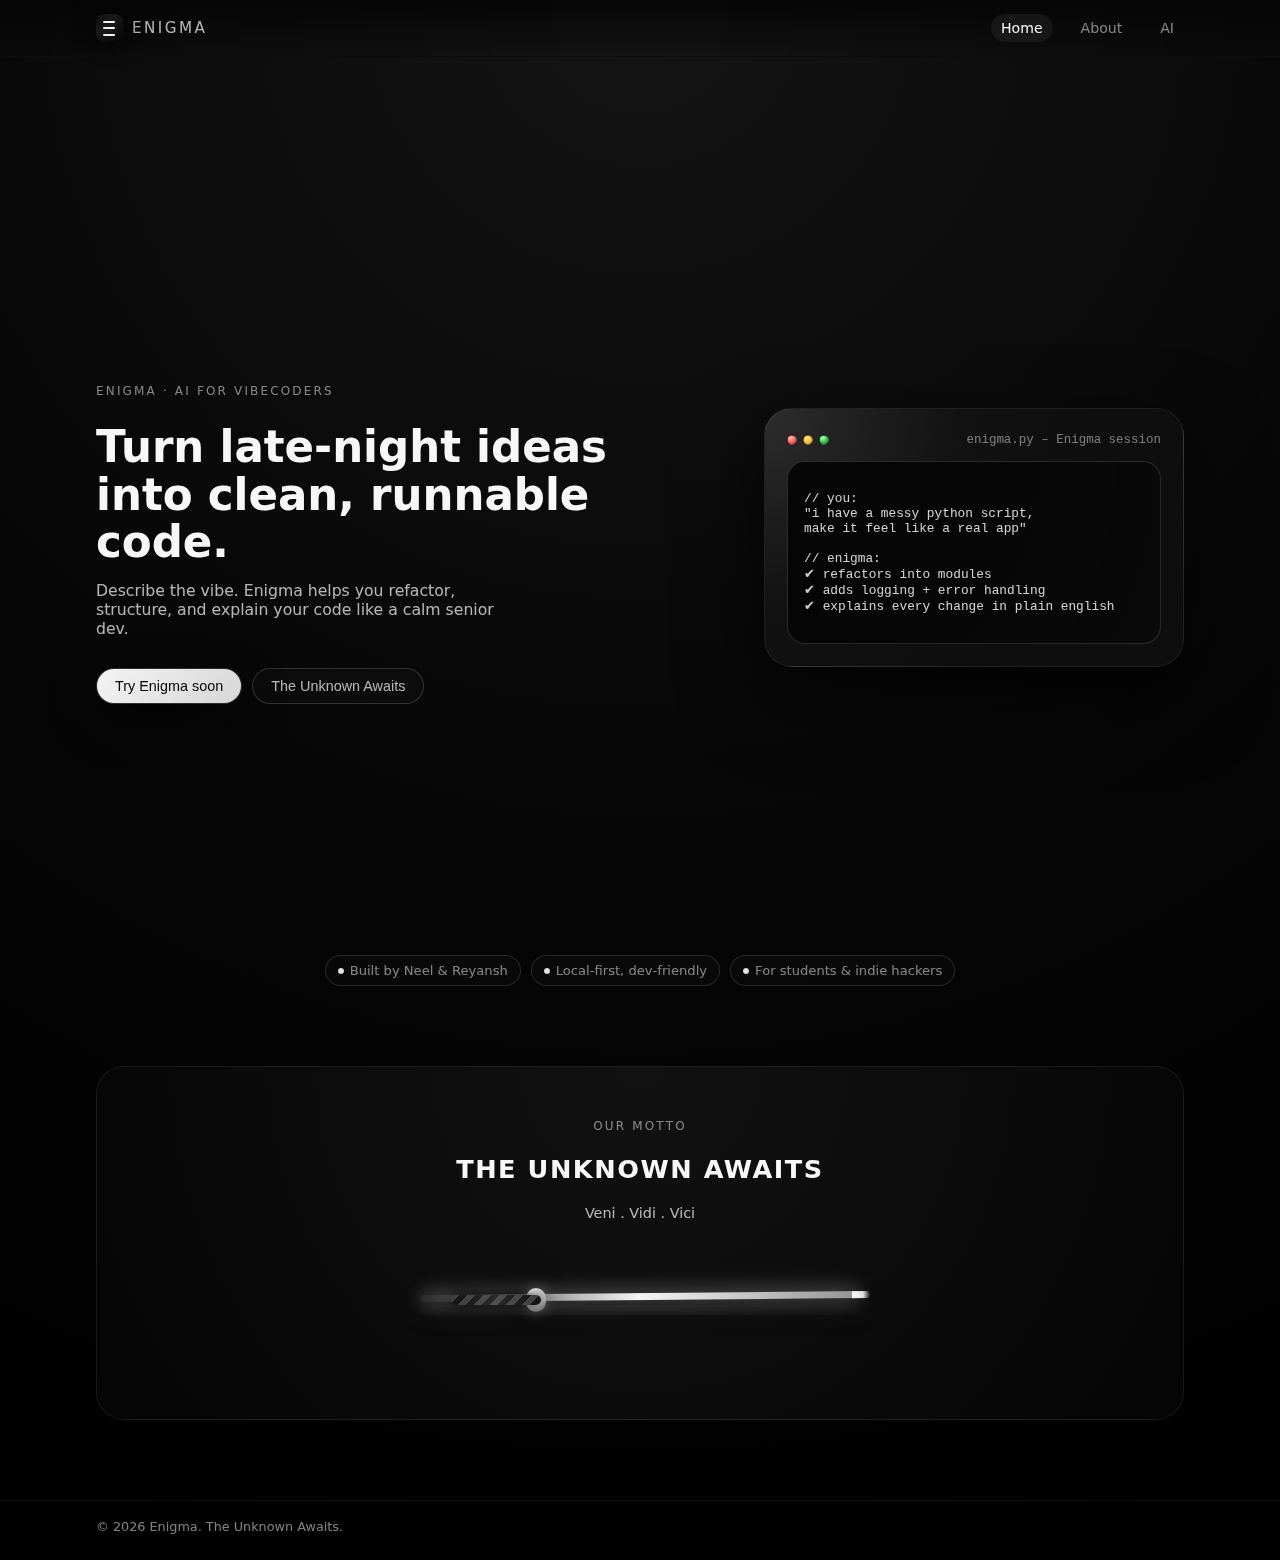
<file: index.html>
<!DOCTYPE html>
<html lang="en">
<head>
  <meta charset="UTF-8" />
  <title>Enigma – The Unknown Awaits</title>
  <meta name="viewport" content="width=device-width, initial-scale=1" />
  <link rel="stylesheet" href="style.css" />
</head>
<body>
  <!-- NAV -->
  <header class="nav">
    <div class="nav-inner">
      <a href="index.html" class="nav-logo">
        <span class="logo-mark logo-mark-four">
          <span class="e-bar e-bar-1"></span>
          <span class="e-bar e-bar-2"></span>
          <span class="e-bar e-bar-3"></span>
        </span>
        <span class="logo-text">Enigma</span>
      </a>
      <nav class="nav-links">
        <a href="index.html" class="is-active">Home</a>
        <a href="about.html">About</a>
        <a href="#">AI</a>
      </nav>
    </div>
  </header>

  <!-- MAIN -->
  <main class="shell">
    <!-- HERO · text left, iOS glass code box right -->
    <section class="hero">
      <div class="hero-inner hero-two-col">
        <!-- LEFT: copy + buttons -->
        <div class="hero-left">
          <p class="eyebrow">Enigma · AI for vibecoders</p>
          <h1>Turn late‑night ideas into clean, runnable code.</h1>
          <p class="hero-sub hero-sub-large">
            Describe the vibe. Enigma helps you refactor, structure, and explain
            your code like a calm senior dev.
          </p>
          <div class="hero-actions">
            <button class="btn primary">Try Enigma soon</button>
            <button class="btn ghost">The Unknown Awaits</button>
          </div>
        </div>

        <!-- RIGHT: iOS-style glass code box -->
        <div class="hero-right">
          <div class="hero-card hero-card-code">
            <div class="hero-header-row">
              <div class="traffic-lights">
                <span class="traffic-dot traffic-dot-red"></span>
                <span class="traffic-dot traffic-dot-amber"></span>
                <span class="traffic-dot traffic-dot-green"></span>
              </div>
              <span class="hero-file">enigma.py – Enigma session</span>
            </div>

            <pre class="code-shell"><code>
// you:
"i have a messy python script,
make it feel like a real app"

// enigma:
✔ refactors into modules
✔ adds logging + error handling
✔ explains every change in plain english
            </code></pre>
          </div>
        </div>
      </div>
    </section>

    <!-- Minimal meta row -->
    <section class="meta-row">
      <div class="meta-pill">
        <span class="dot"></span>
        Built by Neel &amp; Reyansh
      </div>
      <div class="meta-pill">
        <span class="dot"></span>
        Local‑first, dev‑friendly
      </div>
      <div class="meta-pill">
        <span class="dot"></span>
        For students &amp; indie hackers
      </div>
    </section>

    <!-- Katana + pink sakura petals -->
    <section class="section-katana">
      <div class="katana-shell">
        <div class="katana-content">
          <p class="eyebrow">Our Motto</p>
          <h2 class="katana-title">The Unknown Awaits</h2>
          <p class="katana-sub">
            Veni . Vidi . Vici
          </p>
        </div>

        <!-- More realistic katana -->
        <div class="katana-wrap katana-wrap-real">
          <div class="katana-scabbard"></div>
          <div class="katana-blade-real"></div>
          <div class="katana-guard-real"></div>
          <div class="katana-hilt-real"></div>
          <div class="katana-handle-wrap"></div>
        </div>

        <!-- Sakura-style petals (only pink on site) -->
        <div class="petal-field">
          <div class="petal petal-1"></div>
          <div class="petal petal-2"></div>
          <div class="petal petal-3"></div>
          <div class="petal petal-4"></div>
          <div class="petal petal-5"></div>
          <div class="petal petal-6"></div>
        </div>
      </div>
    </section>
  </main>

  <!-- FOOTER -->
  <footer class="footer">
    <div class="footer-inner">
      <span>© <span id="year"></span> Enigma. The Unknown Awaits.</span>
    </div>
  </footer>

  <script>
    const y = document.getElementById("year");
    if (y) y.textContent = new Date().getFullYear();
  </script>
</body>
</html>
</file>
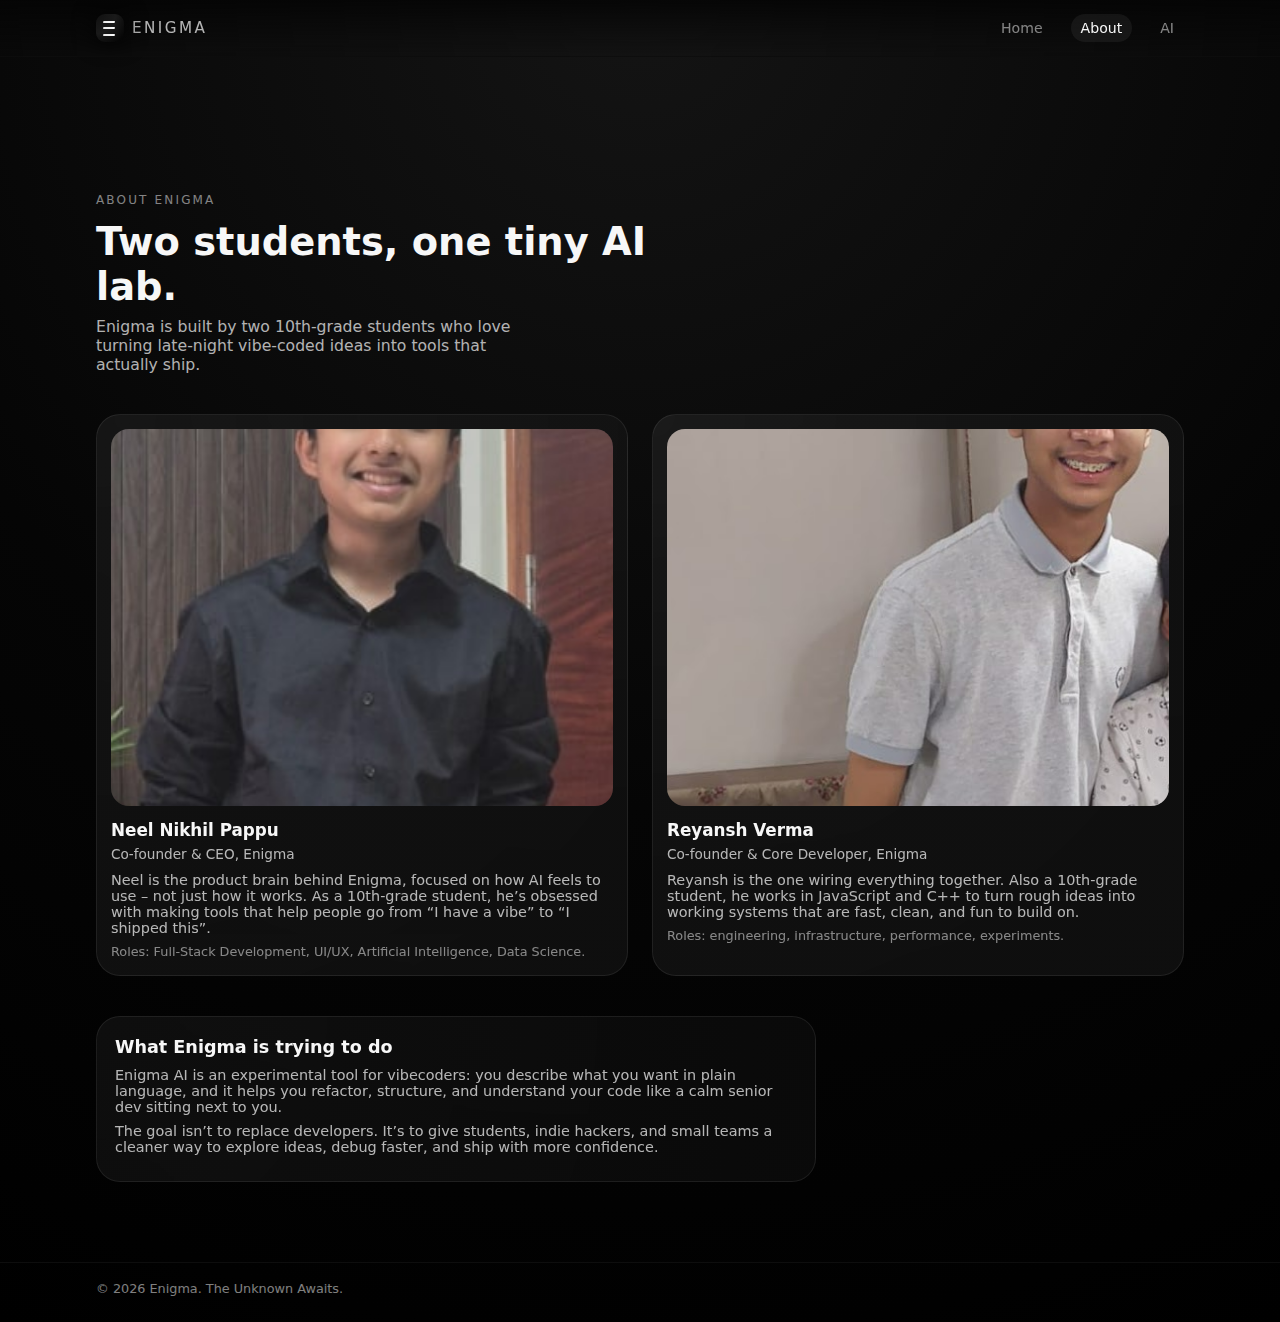
<file: about.html>
<!DOCTYPE html>
<html lang="en">
<head>
  <meta charset="UTF-8" />
  <title>About – Enigma</title>
  <meta name="viewport" content="width=device-width, initial-scale=1" />
  <link rel="stylesheet" href="style.css" />
</head>
<body>
  <!-- NAV (same as main) -->
  <header class="nav">
    <div class="nav-inner">
      <a href="index.html" class="nav-logo">
        <span class="logo-mark logo-mark-four">
          <span class="e-bar e-bar-1"></span>
          <span class="e-bar e-bar-2"></span>
          <span class="e-bar e-bar-3"></span>
        </span>
        <span class="logo-text">Enigma</span>
      </a>
      <nav class="nav-links">
        <a href="index.html">Home</a>
        <a href="about.html" class="is-active">About</a>
        <a href="ai.html">AI</a>
      </nav>
    </div>
  </header>

  <main class="shell">
    <!-- Intro -->
    <section class="about-hero">
      <p class="eyebrow">About Enigma</p>
      <h1>Two students, one tiny AI lab.</h1>
      <p class="hero-sub hero-sub-large">
        Enigma is built by two 10th‑grade students who love turning late‑night
        vibe‑coded ideas into tools that actually ship.
      </p>
    </section>

    <!-- Two profile cards -->
    <section class="about-grid">
      <!-- Neel -->
      <article class="profile-card">
        <div class="profile-photo-wrap">
          <img src="Neel.jpg" alt="Photo of Neel Nikhil Pappu" class="profile-photo" />
        </div>
        <div class="profile-body">
          <h2 class="profile-name">Neel Nikhil Pappu</h2>
          <p class="profile-role">Co‑founder &amp; CEO, Enigma</p>
          <p class="profile-text">
            Neel is the product brain behind Enigma, focused on how AI feels to use
            – not just how it works. As a 10th‑grade student, he’s obsessed with
            making tools that help people go from “I have a vibe” to “I shipped this”.
          </p>
          <p class="profile-meta">
            Roles: Full-Stack Development, UI/UX, Artificial Intelligence, Data Science.
          </p>
        </div>
      </article>

      <!-- Reyansh -->
      <article class="profile-card">
        <div class="profile-photo-wrap">
          <img src="reyansh.jpg" alt="Photo of Reyansh Verma" class="profile-photo" />
        </div>
        <div class="profile-body">
          <h2 class="profile-name">Reyansh Verma</h2>
          <p class="profile-role">Co‑founder &amp; Core Developer, Enigma</p>
          <p class="profile-text">
            Reyansh is the one wiring everything together. Also a 10th‑grade student,
            he works in JavaScript and C++ to turn rough ideas into working systems
            that are fast, clean, and fun to build on.
          </p>
          <p class="profile-meta">
            Roles: engineering, infrastructure, performance, experiments.
          </p>
        </div>
      </article>
    </section>

    <!-- What Enigma does -->
    <section class="about-lab">
      <div class="about-lab-card">
        <h2>What Enigma is trying to do</h2>
        <p>
          Enigma AI is an experimental tool for vibecoders: you describe what you want
          in plain language, and it helps you refactor, structure, and understand your code
          like a calm senior dev sitting next to you.
        </p>
        <p>
          The goal isn’t to replace developers. It’s to give students, indie hackers, and
          small teams a cleaner way to explore ideas, debug faster, and ship with more confidence.
        </p>
      </div>
    </section>
  </main>

  <footer class="footer">
    <div class="footer-inner">
      <span>© <span id="year"></span> Enigma. The Unknown Awaits.</span>
    </div>
  </footer>

  <script>
    const y = document.getElementById("year");
    if (y) y.textContent = new Date().getFullYear();
  </script>
</body>
</html>
</file>
<file: style.css>
/* Base */
*,
*::before,
*::after {
  box-sizing: border-box;
}

:root {
  --bg: #050505;
  --bg-elevated: rgba(255, 255, 255, 0.04);
  --fg: #f7f7f7;
  --fg-soft: rgba(255, 255, 255, 0.7);
  --fg-softer: rgba(255, 255, 255, 0.5);
  --accent: #ffffff;
  --border-soft: rgba(255, 255, 255, 0.08);
  --radius-lg: 20px;
  --radius-full: 999px;
  --blur-strong: 24px;
  --shadow-soft: 0 30px 80px rgba(0, 0, 0, 0.75);
  --font-main: system-ui, -apple-system, BlinkMacSystemFont, "SF Pro Text",
    "SF Pro Display", "Inter", sans-serif;
}

html,
body {
  margin: 0;
  padding: 0;
  min-height: 100%;
  background: radial-gradient(circle at top, #141414 0%, #050505 55%, #000 100%);
  color: var(--fg);
  font-family: var(--font-main);
  -webkit-font-smoothing: antialiased;
}

/* Layout shells */
body {
  display: flex;
  flex-direction: column;
}

.shell {
  flex: 1;
  width: min(1120px, 100%);
  margin: 0 auto;
  padding: 96px 16px 64px;
}

/* NAV */
.nav {
  position: sticky;
  top: 0;
  z-index: 20;
  backdrop-filter: blur(18px);
  background: linear-gradient(to bottom, rgba(5, 5, 5, 0.9), transparent);
  border-bottom: 1px solid rgba(255, 255, 255, 0.03);
}

.nav-inner {
  max-width: 1120px;
  margin: 0 auto;
  padding: 14px 16px;
  display: flex;
  align-items: center;
  justify-content: space-between;
}

.nav-logo {
  display: inline-flex;
  align-items: center;
  gap: 8px;
  text-decoration: none;
  color: var(--fg);
}

/* 3-line Enigma logo */
.logo-mark {
  width: 28px;
  height: 28px;
  border-radius: 9px;
  background: radial-gradient(circle at 0% 0%, #101010, #1a1a1a 50%, #000 100%);
  display: inline-flex;
  align-items: center;
  justify-content: center;
  box-shadow: 0 0 22px rgba(0, 0, 0, 0.9);
}

.logo-mark-four {
  position: relative;
}

.e-bar {
  position: absolute;
  left: 24%;
  right: 34%;
  height: 2px;
  border-radius: 999px;
  background: linear-gradient(90deg, rgba(255, 255, 255, 0.9), #ffffff);
}

.e-bar-1 { top: 26%; transform: skewX(-10deg); }
.e-bar-2 { top: 48%; transform: skewX(-6deg); }
.e-bar-3 { top: 70%; transform: skewX(-4deg); }

.logo-text {
  font-size: 0.95rem;
  letter-spacing: 0.16em;
  text-transform: uppercase;
  color: var(--fg-soft);
}

.nav-links {
  display: flex;
  align-items: center;
  gap: 18px;
  font-size: 0.88rem;
}

.nav-links a {
  color: var(--fg-softer);
  text-decoration: none;
  padding: 6px 10px;
  border-radius: 999px;
  transition: background 0.18s ease, color 0.18s ease;
}

.nav-links a.is-active,
.nav-links a:hover {
  background: rgba(255, 255, 255, 0.06);
  color: var(--fg);
}

/* HERO */
.hero {
  display: flex;
  align-items: center;
  justify-content: center;
  min-height: calc(100vh - 130px);
}

.hero-inner {
  width: 100%;
}

.hero-two-col {
  display: flex;
  align-items: center;
  justify-content: space-between;
  gap: 32px;
}

.hero-left {
  flex: 1.1;
  display: flex;
  flex-direction: column;
  gap: 14px;
}

.hero-right {
  flex: 0.9;
  display: flex;
  justify-content: flex-end;
}

.hero-sub-large {
  max-width: 26rem;
}

.hero-card {
  position: relative;
  width: min(420px, 100%);
  padding: 24px 22px 22px;
  border-radius: 28px;
  border: 1px solid var(--border-soft);
  background: radial-gradient(circle at top left,
              rgba(255, 255, 255, 0.14),
              rgba(255, 255, 255, 0.03) 40%,
              rgba(255, 255, 255, 0.015) 70%),
            rgba(10, 10, 10, 0.85);
  backdrop-filter: blur(var(--blur-strong)) saturate(180%);
  box-shadow: var(--shadow-soft);
  display: flex;
  flex-direction: column;
  gap: 14px;
}

/* Hero: code-style glass card */
.hero-card-code {
  gap: 14px;
}

.hero-header-row {
  display: flex;
  justify-content: space-between;
  align-items: center;
  gap: 12px;
}

/* macOS-style traffic light window buttons */
.traffic-lights {
  display: inline-flex;
  align-items: center;
  gap: 6px;
}

.traffic-dot {
  width: 10px;
  height: 10px;
  border-radius: 999px;
  border: 1px solid rgba(0, 0, 0, 0.45);
  box-shadow: 0 0 0 1px rgba(0, 0, 0, 0.18);
}

.traffic-dot-red {
  background: radial-gradient(circle at 30% 20%, #ffcccc, #ff5f57 60%, #b02117 100%);
}

.traffic-dot-amber {
  background: radial-gradient(circle at 30% 20%, #ffe9bf, #ffbd2e 60%, #b07b12 100%);
}

.traffic-dot-green {
  background: radial-gradient(circle at 30% 20%, #c8ffd4, #28c840 60%, #0f7c27 100%);
}

.hero-file {
  font-size: 0.78rem;
  color: var(--fg-softer);
  font-family: "SF Mono", ui-monospace, Menlo, Monaco, Consolas, "Liberation Mono",
    "Courier New", monospace;
  opacity: 0.9;
}

.eyebrow {
  font-size: 0.75rem;
  text-transform: uppercase;
  letter-spacing: 0.18em;
  color: var(--fg-softer);
}

.hero-left h1 {
  font-size: clamp(2.1rem, 3.4vw, 2.8rem);
  line-height: 1.1;
  margin: 0;
}

.hero-sub {
  margin: 0;
  color: var(--fg-soft);
  font-size: 0.98rem;
}

.code-shell {
  margin: 0;
  padding: 14px 14px 14px 16px;
  border-radius: 18px;
  border: 1px solid rgba(255, 255, 255, 0.14);
  background: radial-gradient(circle at top left,
              rgba(0, 0, 0, 0.8),
              rgba(10, 10, 10, 0.96));
  font-size: 0.8rem;
  color: rgba(255, 255, 255, 0.82);
  overflow-x: auto;
}

.code-shell code {
  font-family: "SF Mono", ui-monospace, Menlo, Monaco, Consolas, "Liberation Mono",
    "Courier New", monospace;
  white-space: pre;
}

.hero-actions {
  margin-top: 16px;
  display: flex;
  flex-wrap: wrap;
  gap: 10px;
}

/* Buttons – neutral */
.btn {
  border-radius: var(--radius-full);
  border: 1px solid transparent;
  padding: 9px 18px;
  font-size: 0.9rem;
  font-weight: 500;
  cursor: pointer;
  background: transparent;
  color: var(--fg);
  transition: background 0.18s ease, color 0.18s ease,
              border-color 0.18s ease, transform 0.08s ease;
}

.btn.primary {
  background: linear-gradient(135deg, #f4f4f4, #d6d6d6);
  color: #050505;
  border-color: rgba(0, 0, 0, 0.8);
  box-shadow: 0 14px 40px rgba(0, 0, 0, 0.6);
}

.btn.primary:hover {
  transform: translateY(-1px);
}

.btn.ghost {
  border-color: rgba(255, 255, 255, 0.16);
  background: rgba(255, 255, 255, 0.02);
  color: var(--fg-soft);
}

.btn.ghost:hover {
  background: rgba(255, 255, 255, 0.06);
  color: var(--fg);
}

/* Meta row */
.meta-row {
  margin-top: 32px;
  display: flex;
  flex-wrap: wrap;
  gap: 10px;
  justify-content: center;
  color: var(--fg-softer);
  font-size: 0.82rem;
}

.meta-pill {
  padding: 7px 12px;
  border-radius: 999px;
  border: 1px solid rgba(255, 255, 255, 0.12);
  background: rgba(255, 255, 255, 0.02);
  display: inline-flex;
  align-items: center;
  gap: 6px;
}

.meta-pill .dot {
  width: 6px;
  height: 6px;
  border-radius: 999px;
  background: radial-gradient(circle at center, #f5f5f5, #bfbfbf);
}

/* Katana section base */
.section-katana {
  margin-top: 80px;
  position: relative;
  overflow: hidden;
  padding: 40px 0 64px;
  border-radius: 28px;
  border: 1px solid rgba(255, 255, 255, 0.08);
  background: radial-gradient(circle at top, rgba(255, 255, 255, 0.05), transparent),
              rgba(5, 5, 5, 0.96);
}

.katana-shell {
  position: relative;
  z-index: 1;
  display: flex;
  flex-direction: column;
  align-items: center;
  gap: 24px;
  text-align: center;
  padding-inline: 18px;
}

.katana-title {
  font-size: 1.6rem;
  letter-spacing: 0.06em;
  text-transform: uppercase;
}

.katana-sub {
  max-width: 28rem;
  margin: 0 auto;
  color: var(--fg-soft);
  font-size: 0.9rem;
}

/* More realistic katana */
.katana-wrap-real {
  position: relative;
  width: min(440px, 92vw);
  height: 110px;
  display: flex;
  align-items: center;
  justify-content: center;
}

/* Scabbard */
.katana-scabbard {
  position: absolute;
  width: 100%;
  height: 10px;
  border-radius: 999px;
  background: linear-gradient(90deg, #111, #1b1b1b, #111);
  box-shadow: 0 0 20px rgba(0, 0, 0, 0.9);
  opacity: 0.5;
  transform: translateY(10px);
}

/* Blade with slight curve + tip */
.katana-blade-real {
  position: relative;
  width: 100%;
  height: 7px;
  border-radius: 999px;
  background:
    linear-gradient(90deg,
      rgba(210, 210, 210, 0.15),
      rgba(255, 255, 255, 0.96),
      rgba(205, 205, 205, 0.7));
  box-shadow:
    0 0 18px rgba(255, 255, 255, 0.28),
    0 0 26px rgba(255, 255, 255, 0.35);
  transform: translateY(-4px) rotate(-0.5deg);
}

.katana-blade-real::after {
  content: "";
  position: absolute;
  right: -10px;
  top: 0;
  width: 18px;
  height: 7px;
  border-radius: 0 999px 999px 0;
  background: radial-gradient(circle at 0% 50%, #ffffff, #e3e3e3 60%, transparent 100%);
}

/* Guard (tsuba) – neutral metal */
.katana-guard-real {
  position: absolute;
  left: 24%;
  width: 20px;
  height: 24px;
  border-radius: 12px;
  background:
    radial-gradient(circle at 30% 10%, #f5f5f5, #bdbdbd 60%, #4a4a4a 100%);
  box-shadow:
    0 0 14px rgba(255, 255, 255, 0.35),
    0 0 20px rgba(0, 0, 0, 0.6);
}

/* Hilt core */
.katana-hilt-real {
  position: absolute;
  left: 7%;
  width: 90px;
  height: 10px;
  border-radius: 999px;
  background: linear-gradient(90deg, #141414, #2a2a2a, #141414);
  box-shadow: 0 0 12px rgba(0, 0, 0, 0.85);
}

/* Handle wrap (ito pattern hint) */
.katana-handle-wrap {
  position: absolute;
  left: 7%;
  width: 90px;
  height: 10px;
  border-radius: 999px;
  background-image:
    linear-gradient(135deg, rgba(255, 255, 255, 0.22) 25%, transparent 25%,
                    transparent 50%, rgba(255, 255, 255, 0.22) 50%,
                    rgba(255, 255, 255, 0.22) 75%, transparent 75%, transparent);
  background-size: 16px 16px;
  mix-blend-mode: screen;
  opacity: 0.8;
}

/* Sakura-style petals (ONLY pink element) */
.petal-field {
  position: absolute;
  inset: 0;
  pointer-events: none;
  overflow: hidden;
  z-index: 0;
}

.petal {
  position: absolute;
  width: 16px;
  height: 22px;
  background: radial-gradient(circle at 30% 20%, #ffe9f1, #ffb6d0 55%, #f070a4 100%);
  border-radius: 60% 40% 60% 40%;
  opacity: 0.0;
  filter: blur(0.2px);
}

.petal-1 { left: 10%; top: -10%; animation: petal-fall 18s linear infinite; }
.petal-2 { left: 30%; top: -18%; animation: petal-fall 22s linear infinite 3s; }
.petal-3 { left: 55%; top: -15%; animation: petal-fall 20s linear infinite 1.5s; }
.petal-4 { left: 75%; top: -25%; animation: petal-fall 24s linear infinite 4s; }
.petal-5 { left: 90%; top: -12%; animation: petal-fall 26s linear infinite 2.3s; }
.petal-6 { left: 5%; top: -22%; animation: petal-fall 28s linear infinite 5s; }

@keyframes petal-fall {
  0% {
    transform: translate3d(0, 0, 0) rotateZ(0deg) rotateX(0deg);
    opacity: 0;
  }
  10% {
    opacity: 0.9;
  }
  50% {
    transform: translate3d(40px, 55vh, 0) rotateZ(80deg) rotateX(20deg);
    opacity: 1;
  }
  100% {
    transform: translate3d(-10px, 100vh, 0) rotateZ(140deg) rotateX(-10deg);
    opacity: 0;
  }
}

/* ABOUT PAGE */
.about-hero {
  margin-top: 40px;
  max-width: 640px;
}

.about-hero h1 {
  font-size: clamp(2rem, 3vw, 2.4rem);
  margin: 8px 0 8px;
}

.about-grid {
  margin-top: 40px;
  display: grid;
  grid-template-columns: repeat(2, minmax(0, 1fr));
  gap: 24px;
}

/* Modern glass cards with big photo on top */
.profile-card {
  border-radius: 24px;
  border: 1px solid rgba(255, 255, 255, 0.08);
  background: radial-gradient(circle at top left,
              rgba(255, 255, 255, 0.06),
              rgba(15, 15, 15, 0.96));
  backdrop-filter: blur(18px);
  padding: 14px 14px 16px;
  display: flex;
  flex-direction: column;
  gap: 10px;
}

.profile-photo-wrap {
  width: 100%;
  aspect-ratio: 4 / 3;
  border-radius: 18px;
  overflow: hidden;
  background: radial-gradient(circle at 0% 0%, #222, #111);
}

.profile-photo {
  width: 100%;
  height: 100%;
  object-fit: cover;
  object-position: center;
}

.profile-body {
  display: flex;
  flex-direction: column;
  gap: 6px;
  margin-top: 4px;
}

.profile-name {
  font-size: 1.05rem;
  margin: 0;
}

.profile-role {
  margin: 0;
  font-size: 0.85rem;
  color: var(--fg-soft);
}

.profile-text {
  margin: 4px 0 0;
  font-size: 0.9rem;
  color: var(--fg-soft);
}

.profile-meta {
  margin: 2px 0 0;
  font-size: 0.8rem;
  color: var(--fg-softer);
}

/* Lab section */
.about-lab {
  margin-top: 40px;
}

.about-lab-card {
  border-radius: 24px;
  border: 1px solid rgba(255, 255, 255, 0.08);
  background: radial-gradient(circle at top left,
              rgba(255, 255, 255, 0.05),
              rgba(10, 10, 10, 0.96));
  backdrop-filter: blur(18px);
  padding: 20px 18px 18px;
  max-width: 720px;
}

.about-lab-card h2 {
  margin: 0 0 10px;
  font-size: 1.1rem;
}

.about-lab-card p {
  margin: 0 0 8px;
  font-size: 0.9rem;
  color: var(--fg-soft);
}

/* Footer */
.footer {
  padding: 18px 0 26px;
  border-top: 1px solid rgba(255, 255, 255, 0.05);
  margin-top: 16px;
}

.footer-inner {
  max-width: 1120px;
  margin: 0 auto;
  padding: 0 16px;
  font-size: 0.8rem;
  color: var(--fg-softer);
}

/* Responsive */
@media (max-width: 900px) {
  .shell {
    padding: 84px 14px 48px;
  }

  .hero-two-col {
    flex-direction: column;
    align-items: stretch;
    gap: 24px;
  }

  .hero-right {
    justify-content: flex-start;
  }

  .hero-card {
    width: 100%;
  }

  .about-grid {
    grid-template-columns: 1fr;
  }

  .profile-card {
    padding: 16px 14px 14px;
  }
}

@media (max-width: 768px) {
  .nav-inner {
    padding-inline: 14px;
  }

  .nav-links {
    gap: 10px;
    font-size: 0.8rem;
  }

  .section-katana {
    margin-top: 60px;
    padding: 32px 0 44px;
  }

  .katana-title {
    font-size: 1.3rem;
  }

  .code-shell {
    font-size: 0.75rem;
  }
}
/* Account chip in nav */
.account-chip {
  display: inline-flex;
  align-items: center;
  gap: 6px;
  padding: 4px 10px;
  border-radius: 999px;
  border: 1px solid rgba(255, 255, 255, 0.12);
  background: rgba(10, 10, 10, 0.9);
  color: var(--fg-soft);
  font-size: 0.8rem;
  cursor: pointer;
}

.account-chip:hover {
  background: rgba(255, 255, 255, 0.06);
  color: var(--fg);
}

.account-avatar {
  width: 22px;
  height: 22px;
  border-radius: 999px;
  background: radial-gradient(circle at 0% 0%, #444, #111);
  display: inline-flex;
  align-items: center;
  justify-content: center;
  font-size: 0.75rem;
}

/* AI console layout */
./* AI page auth card */
.hero-ai {
  min-height: calc(100vh - 130px);
}

.hero-ai-layout {
  align-items: center;
}

/* More rounded, pill-feel auth card */
.auth-card {
  width: min(380px, 100%);
  padding: 20px 20px 18px;
  border-radius: 32px; /* rounder */
  border: 1px solid rgba(255, 255, 255, 0.12);
  background: radial-gradient(circle at top left,
              rgba(255, 255, 255, 0.12),
              rgba(15, 15, 15, 0.96));
  backdrop-filter: blur(20px);
  box-shadow: var(--shadow-soft);
}

/* Tabs already pill; just keep them */
.auth-tabs {
  display: inline-flex;
  border-radius: 999px;
  background: rgba(255, 255, 255, 0.04);
  padding: 3px;
  margin-bottom: 16px;
}

/* Slightly softer pill tabs */
.auth-tab {
  border: none;
  background: transparent;
  padding: 7px 16px;
  border-radius: 999px;
  font-size: 0.8rem;
  color: var(--fg-softer);
  cursor: pointer;
  transition: background 0.18s ease, color 0.18s ease;
}

.auth-tab.is-active {
  background: rgba(255, 255, 255, 0.1);
  color: var(--fg);
}

/* Form layout */
.auth-form {
  display: flex;
  flex-direction: column;
  gap: 12px;
}

.field {
  display: flex;
  flex-direction: column;
  gap: 6px;
}

.field label {
  font-size: 0.8rem;
  color: var(--fg-soft);
}

/* Inputs: rounded, cylindrical */
.field input {
  border-radius: 999px; /* full pill */
  border: 1px solid rgba(255, 255, 255, 0.16);
  background: rgba(10, 10, 10, 0.9);
  padding: 9px 12px;
  color: var(--fg);
  font-size: 0.86rem;
  outline: none;
}

.field input:focus {
  border-color: rgba(255, 255, 255, 0.3);
}

/* Buttons are already pill in global .btn, just adjust spacing */
.auth-submit {
  width: 100%;
  margin-top: 6px;
}

/* Divider */
.auth-or {
  display: flex;
  align-items: center;
  justify-content: center;
  gap: 8px;
  font-size: 0.8rem;
  color: var(--fg-softer);
  margin: 6px 0 4px;
}

.auth-or span:first-child,
.auth-or span:last-child {
  flex: 1;
  height: 1px;
  background: rgba(255, 255, 255, 0.12);
}

/* Google button: pill + centered */
.auth-google {
  width: 100%;
  border-radius: 999px;
  border-color: rgba(255, 255, 255, 0.16);
  background: rgba(0, 0, 0, 0.85);
  color: var(--fg-soft);
  display: flex;
  align-items: center;
  justify-content: center;
  gap: 8px;
}

.auth-google:hover {
  background: rgba(255, 255, 255, 0.06);
  color: var(--fg);
}

/* Tiny Google icon pill-ish square */
.google-icon {
  width: 16px;
  height: 16px;
  border-radius: 4px;
  background:
    conic-gradient(from 0deg,
      #ea4335 0deg 90deg,
      #4285f4 90deg 180deg,
      #34a853 180deg 270deg,
      #fbbc05 270deg 360deg);
}

.auth-hint {
  margin: 4px 0 0;
  font-size: 0.78rem;
  color: var(--fg-softer);
}

/* Responsive tweak for Enigma (AI) page */
@media (max-width: 900px) {
  .hero-ai-layout {
    flex-direction: column;
    align-items: flex-start;
    gap: 28px;
  }

  .hero-right {
    width: 100%;
    justify-content: flex-start;
  }

  .auth-card {
    width: 100%;
  }
}

.google-icon-img {
  width: 18px;
  height: 18px;
  border-radius: 4px;
  background: #fff;
  padding: 2px;
  object-fit: contain;
}
/* ===== ENIGMA AI CONSOLE - ADD THESE TO END ===== */

/* Account chip in nav */
.account-chip {
  display: inline-flex;
  align-items: center;
  gap: 6px;
  padding: 4px 10px;
  border-radius: 999px;
  border: 1px solid rgba(255, 255, 255, 0.12);
  background: rgba(10, 10, 10, 0.9);
  color: var(--fg-soft);
  font-size: 0.8rem;
  cursor: pointer;
}

.account-chip:hover {
  background: rgba(255, 255, 255, 0.06);
  color: var(--fg);
}

.account-avatar {
  width: 22px;
  height: 22px;
  border-radius: 999px;
  background: radial-gradient(circle at 0% 0%, #444, #111);
  display: inline-flex;
  align-items: center;
  justify-content: center;
  font-size: 0.75rem;
  font-weight: 600;
}

/* AI page */
.hero-ai {
  min-height: calc(100vh - 130px);
}

.hero-ai-layout {
  align-items: center;
}

.auth-card {
  width: min(380px, 100%);
  padding: 20px 20px 18px;
  border-radius: 32px;
  border: 1px solid rgba(255, 255, 255, 0.12);
  background: radial-gradient(circle at top left, rgba(255, 255, 255, 0.12), rgba(15, 15, 15, 0.96));
  backdrop-filter: blur(20px);
  box-shadow: var(--shadow-soft);
}

.auth-tabs {
  display: inline-flex;
  border-radius: 999px;
  background: rgba(255, 255, 255, 0.04);
  padding: 3px;
  margin-bottom: 16px;
}

.auth-tab {
  border: none;
  background: transparent;
  padding: 7px 16px;
  border-radius: 999px
</file>
